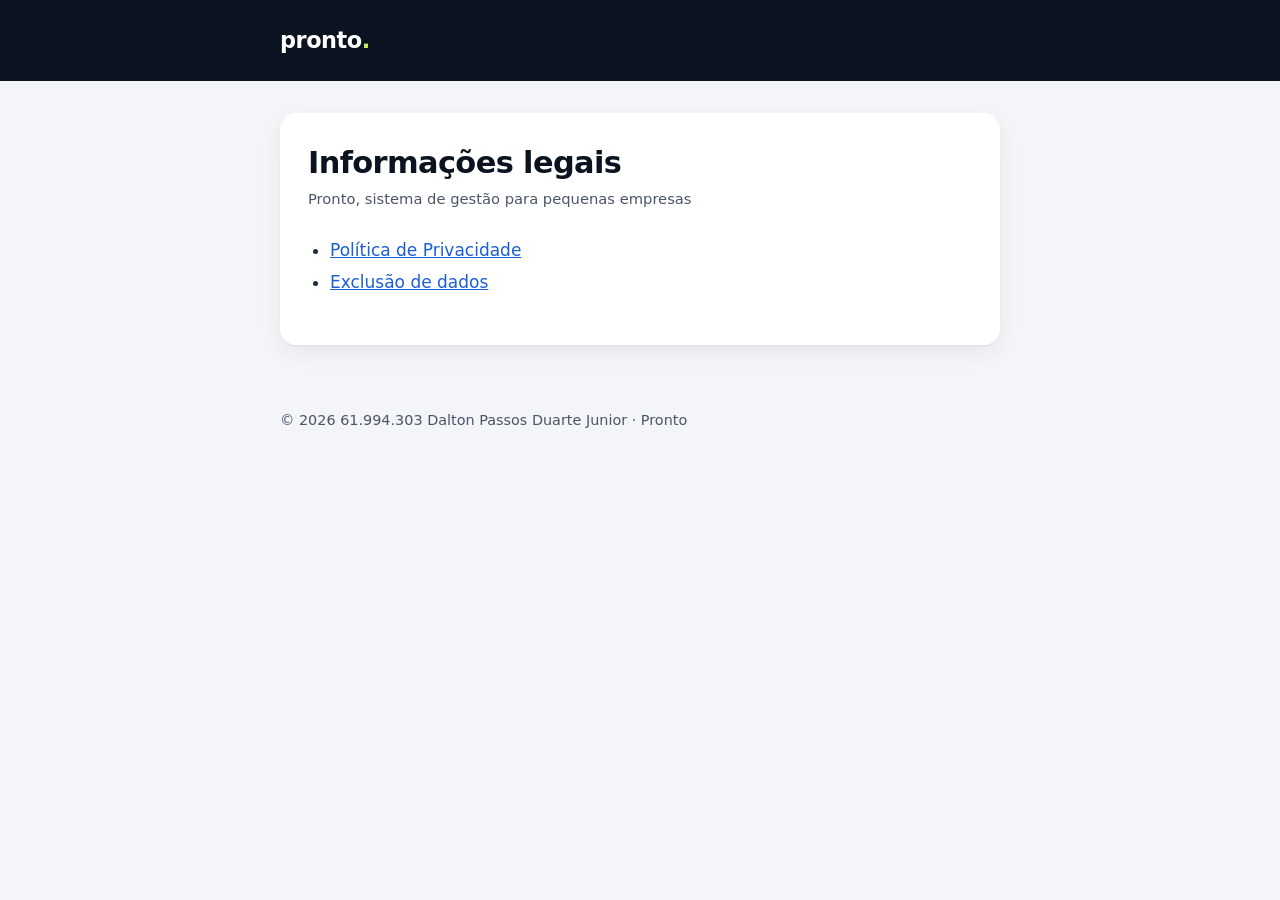
<file: index.html>
<!doctype html>
<html lang="pt-BR">
<head>
<meta charset="utf-8">
<meta name="viewport" content="width=device-width,initial-scale=1">
<title>Pronto · Informações legais</title>
<link rel="stylesheet" href="estilo.css">
</head>
<body>
<header><div>pronto<i>.</i></div></header>
<main><article>
<h1>Informações legais</h1>
<p class="data">Pronto, sistema de gestão para pequenas empresas</p>
<ul>
<li><a href="privacidade.html">Política de Privacidade</a></li>
<li><a href="exclusao-de-dados.html">Exclusão de dados</a></li>
</ul>
</article></main>
<footer>© 2026 61.994.303 Dalton Passos Duarte Junior · Pronto</footer>
</body>
</html>
</file>
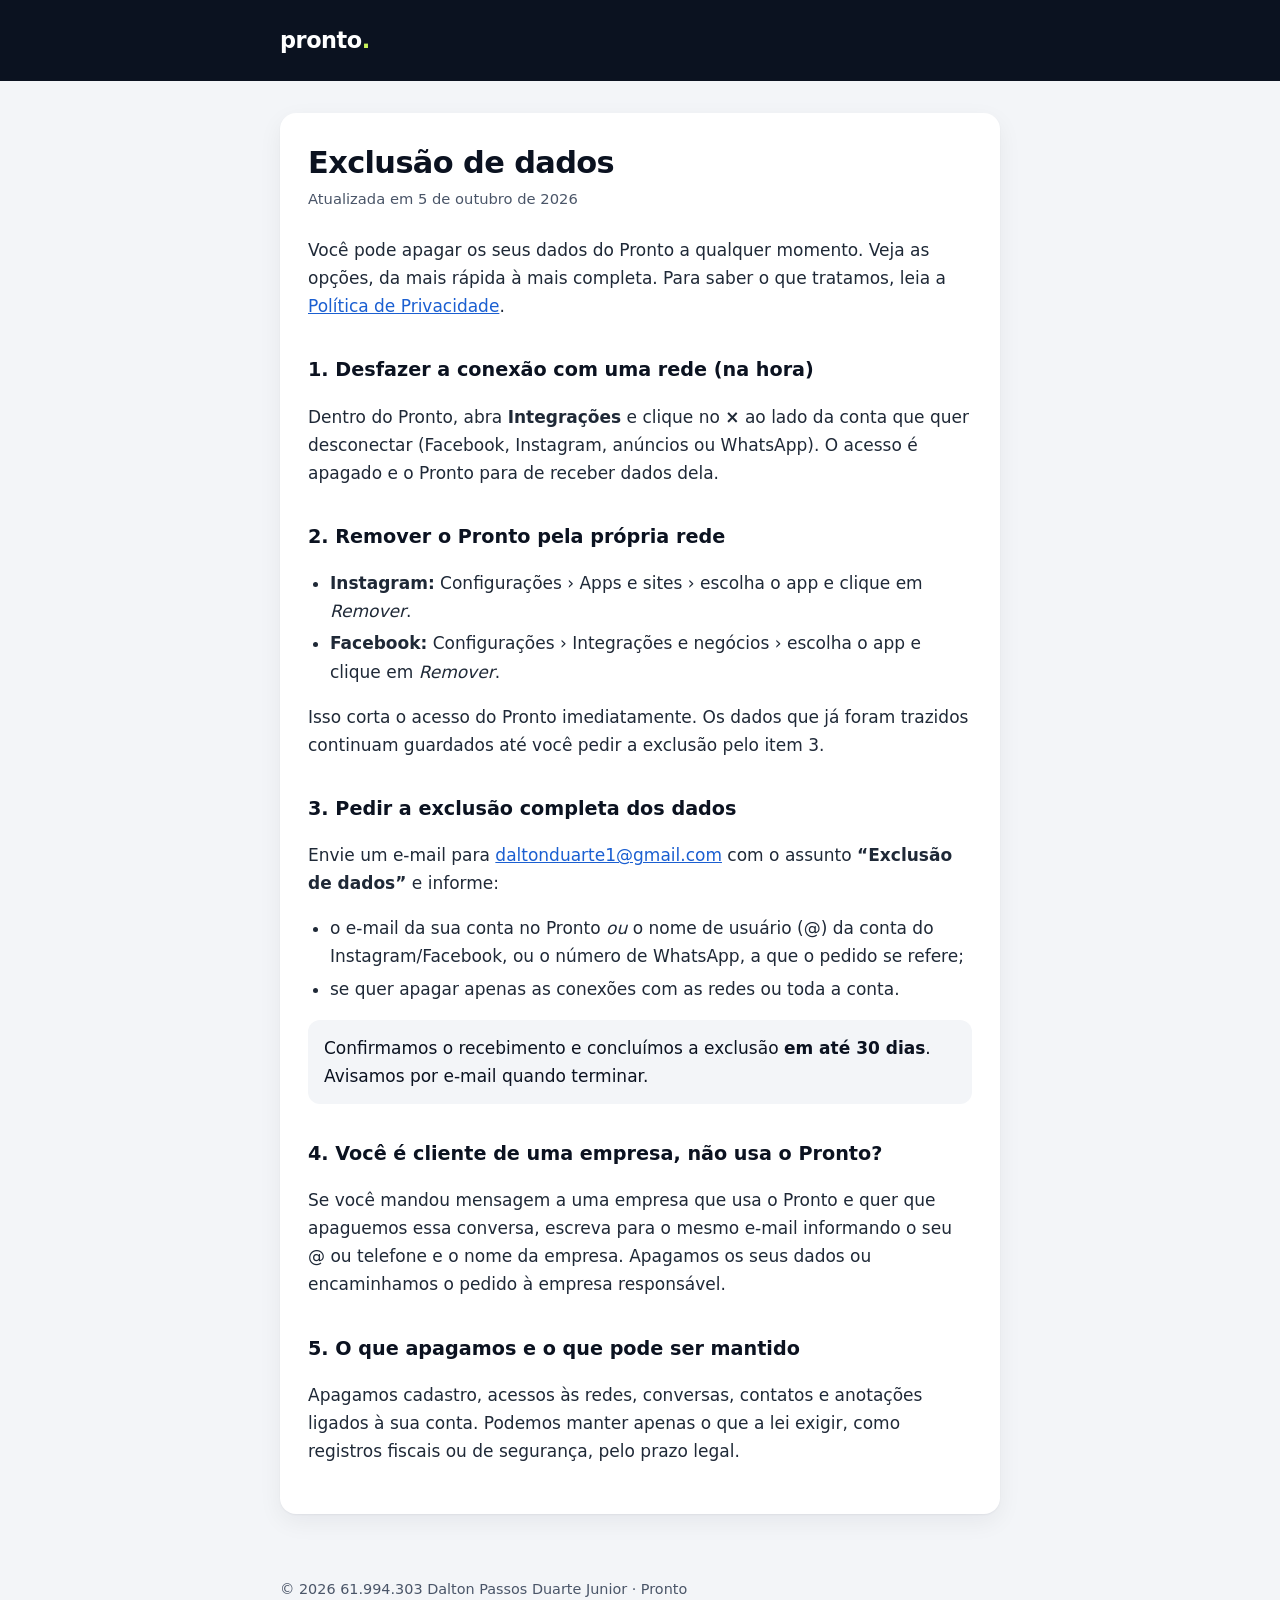
<file: exclusao-de-dados.html>
<!doctype html>
<html lang="pt-BR">
<head>
<meta charset="utf-8">
<meta name="viewport" content="width=device-width,initial-scale=1">
<title>Exclusão de dados · Pronto</title>
<meta name="description" content="Como apagar os seus dados do Pronto e desfazer a conexão com Facebook, Instagram e WhatsApp.">
<link rel="stylesheet" href="estilo.css">
</head>
<body>
<header><div>pronto<i>.</i></div></header>
<main><article>
<h1>Exclusão de dados</h1>
<p class="data">Atualizada em 5 de outubro de 2026</p>

<p>Você pode apagar os seus dados do Pronto a qualquer momento. Veja as opções, da mais rápida à mais completa. Para saber o que tratamos, leia a <a href="privacidade.html">Política de Privacidade</a>.</p>

<h2>1. Desfazer a conexão com uma rede (na hora)</h2>
<p>Dentro do Pronto, abra <strong>Integrações</strong> e clique no <strong>×</strong> ao lado da conta que quer desconectar (Facebook, Instagram, anúncios ou WhatsApp). O acesso é apagado e o Pronto para de receber dados dela.</p>

<h2>2. Remover o Pronto pela própria rede</h2>
<ul>
<li><strong>Instagram:</strong> Configurações › Apps e sites › escolha o app e clique em <em>Remover</em>.</li>
<li><strong>Facebook:</strong> Configurações › Integrações e negócios › escolha o app e clique em <em>Remover</em>.</li>
</ul>
<p>Isso corta o acesso do Pronto imediatamente. Os dados que já foram trazidos continuam guardados até você pedir a exclusão pelo item 3.</p>

<h2>3. Pedir a exclusão completa dos dados</h2>
<p>Envie um e-mail para <a href="mailto:daltonduarte1@gmail.com">daltonduarte1@gmail.com</a> com o assunto <strong>“Exclusão de dados”</strong> e informe:</p>
<ul>
<li>o e-mail da sua conta no Pronto <em>ou</em> o nome de usuário (@) da conta do Instagram/Facebook, ou o número de WhatsApp, a que o pedido se refere;</li>
<li>se quer apagar apenas as conexões com as redes ou toda a conta.</li>
</ul>
<div class="caixa">Confirmamos o recebimento e concluímos a exclusão <strong>em até 30 dias</strong>. Avisamos por e-mail quando terminar.</div>

<h2>4. Você é cliente de uma empresa, não usa o Pronto?</h2>
<p>Se você mandou mensagem a uma empresa que usa o Pronto e quer que apaguemos essa conversa, escreva para o mesmo e-mail informando o seu @ ou telefone e o nome da empresa. Apagamos os seus dados ou encaminhamos o pedido à empresa responsável.</p>

<h2>5. O que apagamos e o que pode ser mantido</h2>
<p>Apagamos cadastro, acessos às redes, conversas, contatos e anotações ligados à sua conta. Podemos manter apenas o que a lei exigir, como registros fiscais ou de segurança, pelo prazo legal.</p>
</article></main>
<footer>© 2026 61.994.303 Dalton Passos Duarte Junior · Pronto</footer>
</body>
</html>
</file>
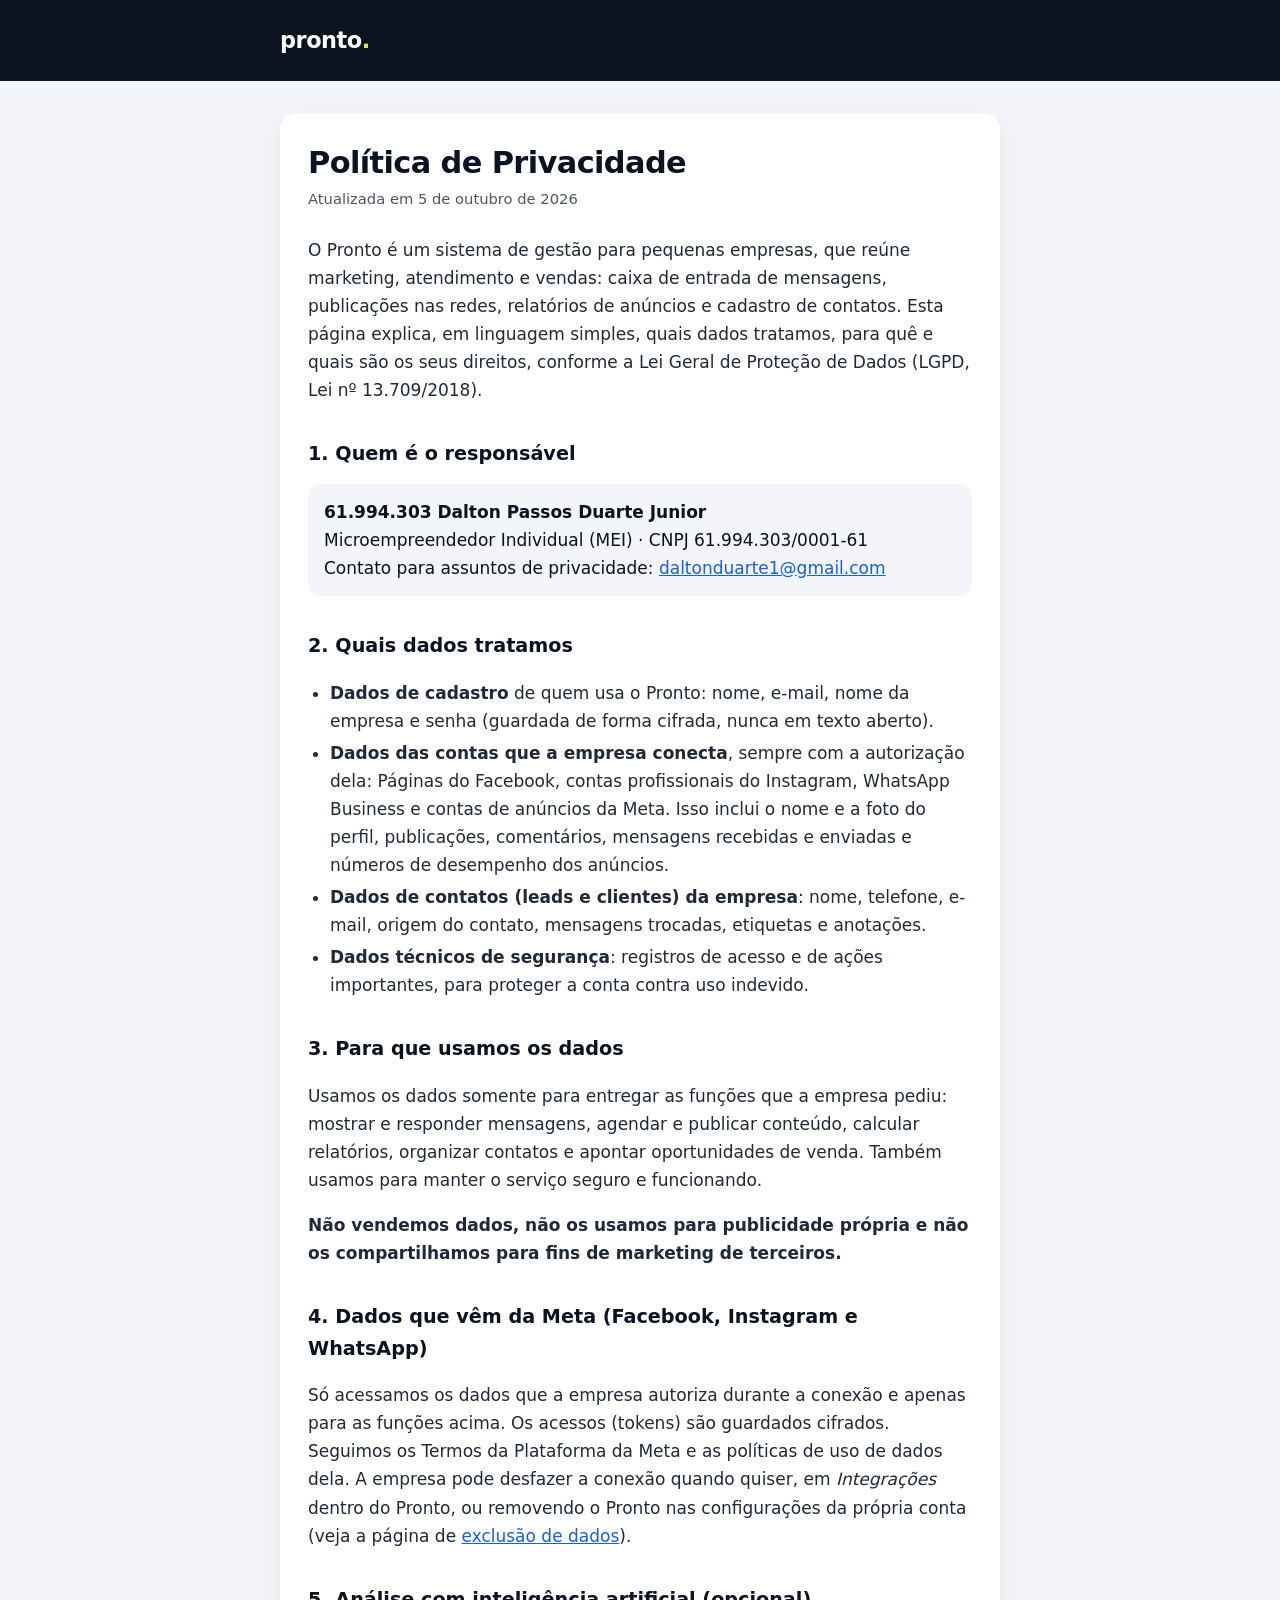
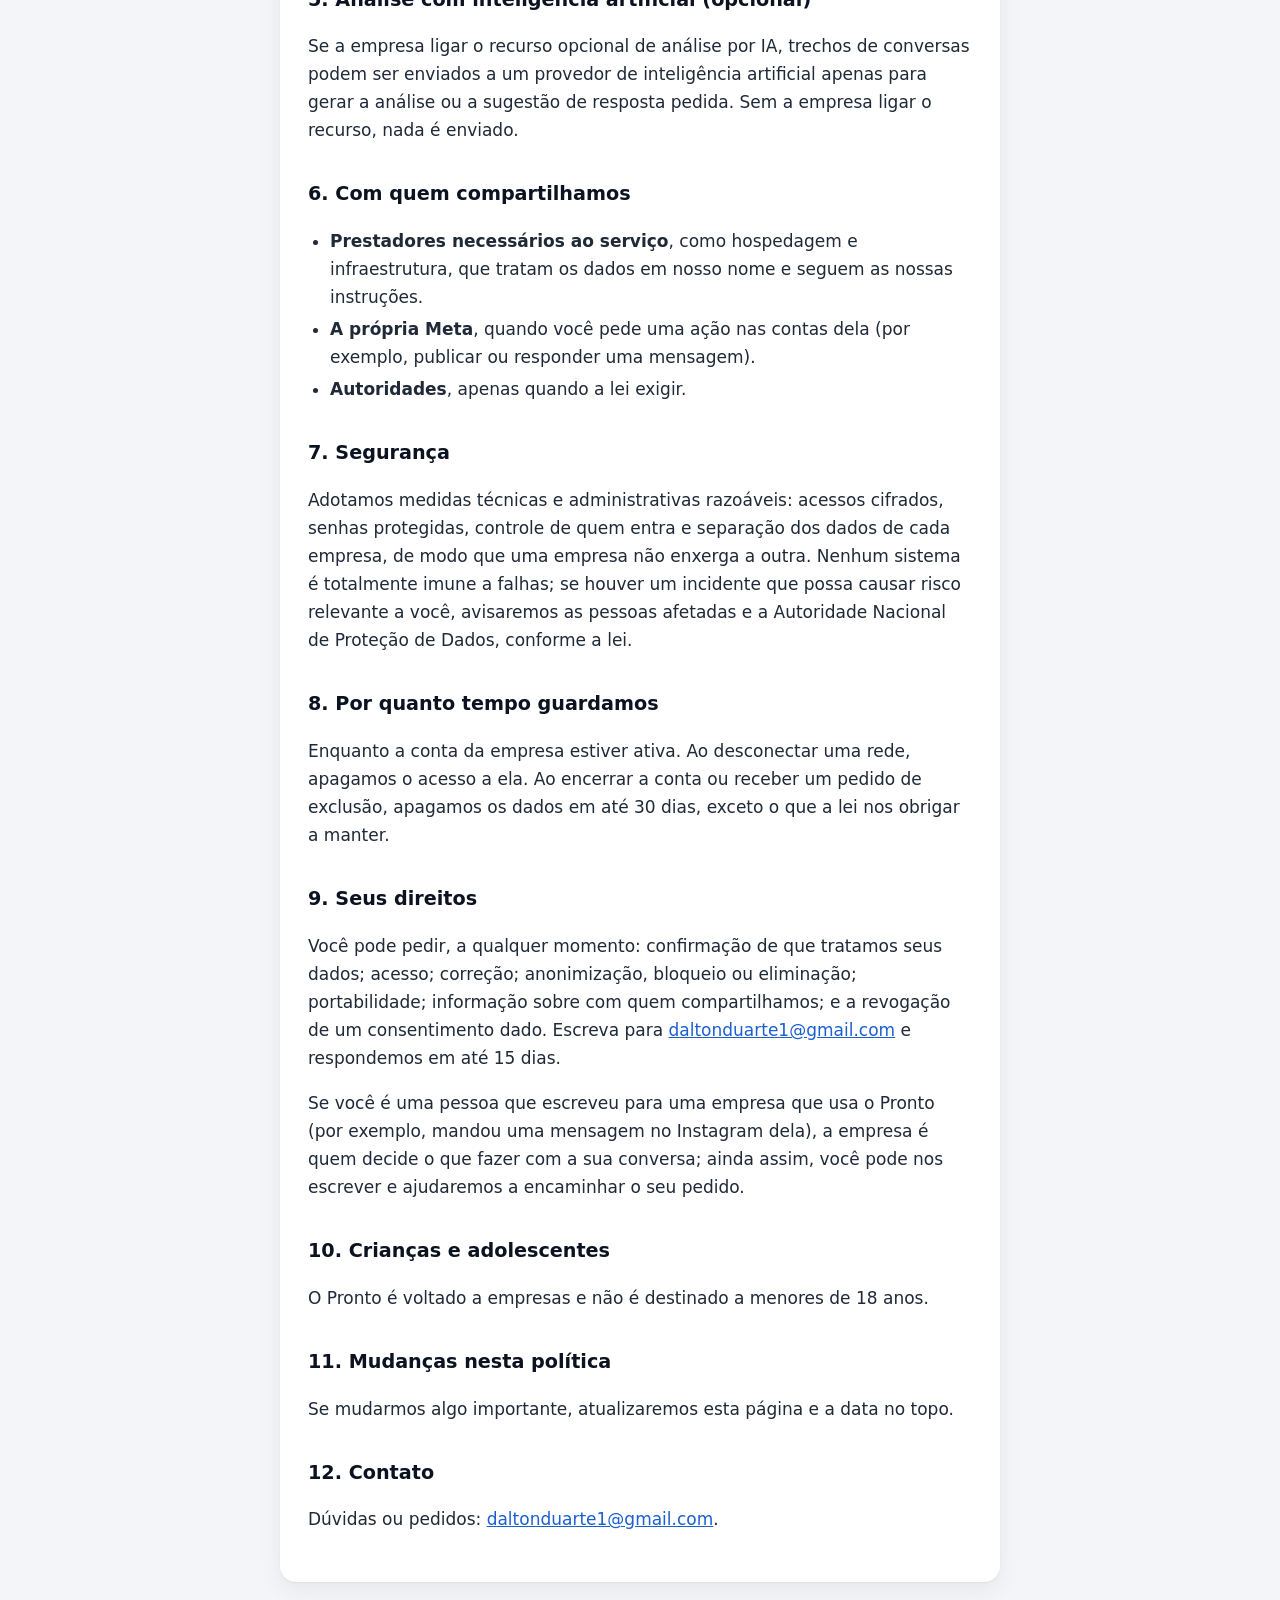
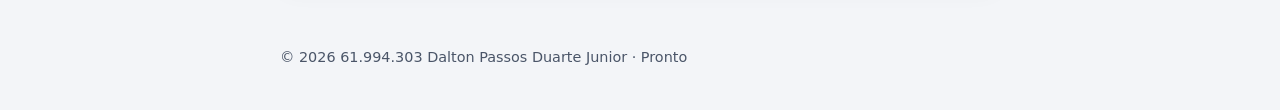
<file: privacidade.html>
<!doctype html>
<html lang="pt-BR">
<head>
<meta charset="utf-8">
<meta name="viewport" content="width=device-width,initial-scale=1">
<title>Política de Privacidade · Pronto</title>
<meta name="description" content="Como o Pronto trata os dados das empresas que o usam, dos contatos delas e das contas conectadas da Meta (Facebook, Instagram e WhatsApp).">
<link rel="stylesheet" href="estilo.css">
</head>
<body>
<header><div>pronto<i>.</i></div></header>
<main><article>
<h1>Política de Privacidade</h1>
<p class="data">Atualizada em 5 de outubro de 2026</p>

<p>O Pronto é um sistema de gestão para pequenas empresas, que reúne marketing, atendimento e vendas: caixa de entrada de mensagens, publicações nas redes, relatórios de anúncios e cadastro de contatos. Esta página explica, em linguagem simples, quais dados tratamos, para quê e quais são os seus direitos, conforme a Lei Geral de Proteção de Dados (LGPD, Lei nº 13.709/2018).</p>

<h2>1. Quem é o responsável</h2>
<div class="caixa">
<strong>61.994.303 Dalton Passos Duarte Junior</strong><br>
Microempreendedor Individual (MEI) · CNPJ 61.994.303/0001-61<br>
Contato para assuntos de privacidade: <a href="mailto:daltonduarte1@gmail.com">daltonduarte1@gmail.com</a>
</div>

<h2>2. Quais dados tratamos</h2>
<ul>
<li><strong>Dados de cadastro</strong> de quem usa o Pronto: nome, e-mail, nome da empresa e senha (guardada de forma cifrada, nunca em texto aberto).</li>
<li><strong>Dados das contas que a empresa conecta</strong>, sempre com a autorização dela: Páginas do Facebook, contas profissionais do Instagram, WhatsApp Business e contas de anúncios da Meta. Isso inclui o nome e a foto do perfil, publicações, comentários, mensagens recebidas e enviadas e números de desempenho dos anúncios.</li>
<li><strong>Dados de contatos (leads e clientes) da empresa</strong>: nome, telefone, e-mail, origem do contato, mensagens trocadas, etiquetas e anotações.</li>
<li><strong>Dados técnicos de segurança</strong>: registros de acesso e de ações importantes, para proteger a conta contra uso indevido.</li>
</ul>

<h2>3. Para que usamos os dados</h2>
<p>Usamos os dados somente para entregar as funções que a empresa pediu: mostrar e responder mensagens, agendar e publicar conteúdo, calcular relatórios, organizar contatos e apontar oportunidades de venda. Também usamos para manter o serviço seguro e funcionando.</p>
<p><strong>Não vendemos dados, não os usamos para publicidade própria e não os compartilhamos para fins de marketing de terceiros.</strong></p>

<h2>4. Dados que vêm da Meta (Facebook, Instagram e WhatsApp)</h2>
<p>Só acessamos os dados que a empresa autoriza durante a conexão e apenas para as funções acima. Os acessos (tokens) são guardados cifrados. Seguimos os Termos da Plataforma da Meta e as políticas de uso de dados dela. A empresa pode desfazer a conexão quando quiser, em <em>Integrações</em> dentro do Pronto, ou removendo o Pronto nas configurações da própria conta (veja a página de <a href="exclusao-de-dados.html">exclusão de dados</a>).</p>

<h2>5. Análise com inteligência artificial (opcional)</h2>
<p>Se a empresa ligar o recurso opcional de análise por IA, trechos de conversas podem ser enviados a um provedor de inteligência artificial apenas para gerar a análise ou a sugestão de resposta pedida. Sem a empresa ligar o recurso, nada é enviado.</p>

<h2>6. Com quem compartilhamos</h2>
<ul>
<li><strong>Prestadores necessários ao serviço</strong>, como hospedagem e infraestrutura, que tratam os dados em nosso nome e seguem as nossas instruções.</li>
<li><strong>A própria Meta</strong>, quando você pede uma ação nas contas dela (por exemplo, publicar ou responder uma mensagem).</li>
<li><strong>Autoridades</strong>, apenas quando a lei exigir.</li>
</ul>

<h2>7. Segurança</h2>
<p>Adotamos medidas técnicas e administrativas razoáveis: acessos cifrados, senhas protegidas, controle de quem entra e separação dos dados de cada empresa, de modo que uma empresa não enxerga a outra. Nenhum sistema é totalmente imune a falhas; se houver um incidente que possa causar risco relevante a você, avisaremos as pessoas afetadas e a Autoridade Nacional de Proteção de Dados, conforme a lei.</p>

<h2>8. Por quanto tempo guardamos</h2>
<p>Enquanto a conta da empresa estiver ativa. Ao desconectar uma rede, apagamos o acesso a ela. Ao encerrar a conta ou receber um pedido de exclusão, apagamos os dados em até 30 dias, exceto o que a lei nos obrigar a manter.</p>

<h2>9. Seus direitos</h2>
<p>Você pode pedir, a qualquer momento: confirmação de que tratamos seus dados; acesso; correção; anonimização, bloqueio ou eliminação; portabilidade; informação sobre com quem compartilhamos; e a revogação de um consentimento dado. Escreva para <a href="mailto:daltonduarte1@gmail.com">daltonduarte1@gmail.com</a> e respondemos em até 15 dias.</p>
<p>Se você é uma pessoa que escreveu para uma empresa que usa o Pronto (por exemplo, mandou uma mensagem no Instagram dela), a empresa é quem decide o que fazer com a sua conversa; ainda assim, você pode nos escrever e ajudaremos a encaminhar o seu pedido.</p>

<h2>10. Crianças e adolescentes</h2>
<p>O Pronto é voltado a empresas e não é destinado a menores de 18 anos.</p>

<h2>11. Mudanças nesta política</h2>
<p>Se mudarmos algo importante, atualizaremos esta página e a data no topo.</p>

<h2>12. Contato</h2>
<p>Dúvidas ou pedidos: <a href="mailto:daltonduarte1@gmail.com">daltonduarte1@gmail.com</a>.</p>
</article></main>
<footer>© 2026 61.994.303 Dalton Passos Duarte Junior · Pronto</footer>
</body>
</html>
</file>
<file: estilo.css>
:root{--ink:#0B1220;--muted:#4A5568;--line:#E1E5EB;--bg:#F3F5F8;--lime:#C9F25B}
*{box-sizing:border-box}html{-webkit-text-size-adjust:100%}
body{margin:0;background:var(--bg);color:var(--ink);font:17px/1.65 system-ui,-apple-system,"Segoe UI",Roboto,sans-serif}
header{background:var(--ink);color:#fff}
header div{max-width:760px;margin:0 auto;padding:22px 20px;font-weight:800;font-size:1.4rem;letter-spacing:-.02em}
header i{color:var(--lime);font-style:normal}
main{max-width:760px;margin:0 auto;padding:32px 20px 64px}
article{background:#fff;border-radius:16px;padding:32px 28px;box-shadow:0 1px 2px rgba(11,18,32,.05),0 8px 24px rgba(11,18,32,.06)}
h1{font-size:1.9rem;line-height:1.2;margin:0 0 6px;letter-spacing:-.02em}
h2{font-size:1.2rem;margin:34px 0 8px}
p,li{color:#1F2937}ul,ol{padding-left:22px}li{margin:4px 0}
.data{color:var(--muted);font-size:.92rem;margin:0 0 24px}
a{color:#1B5FD1}
.caixa{background:var(--bg);border-radius:12px;padding:14px 16px;margin:14px 0}
footer{max-width:760px;margin:0 auto;padding:0 20px 40px;color:var(--muted);font-size:.9rem}
@media(max-width:560px){article{padding:24px 18px}h1{font-size:1.6rem}}
</file>
